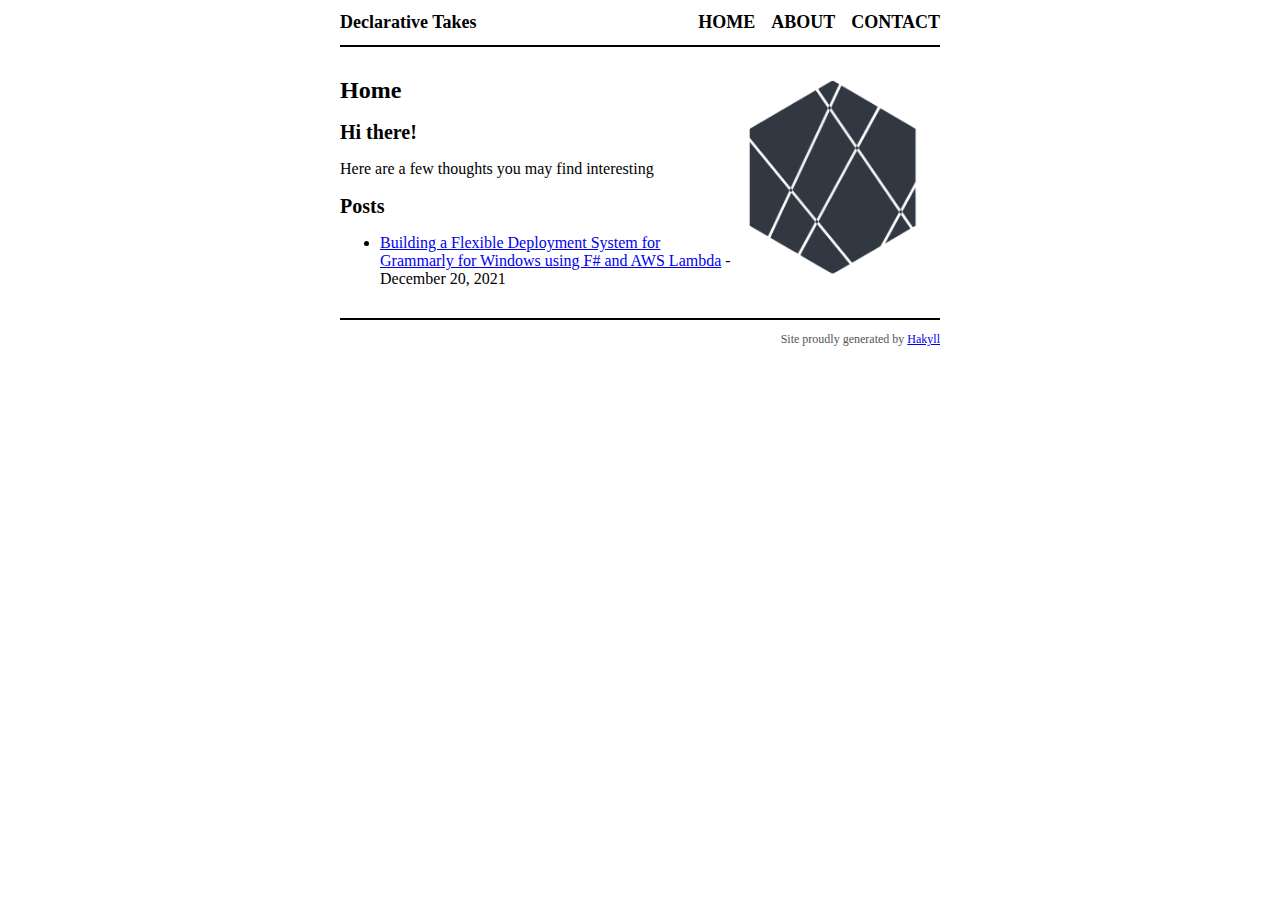
<file: docs/index.html>
<!doctype html>
<html lang="en">
    <head>
        <meta charset="utf-8">
        <meta http-equiv="x-ua-compatible" content="ie=edge">
        <meta name="viewport" content="width=device-width, initial-scale=1">
        <title>Declarative Takes - Home</title>
        <link rel="icon" type="image/x-icon" href="./images/favico.png">
        <link rel="stylesheet" href="./css/default.css" />
    </head>
    <body>
        <header>
            <div class="logo">
                <a href="./">Declarative Takes</a>
            </div>
            <nav>
                <a href="./">Home</a>
                <a href="./about.html">About</a>
                <a href="./contact.html">Contact</a>
            </nav>
        </header>

        <main role="main">
            <h1>Home</h1>
            <img src="./images/logo.png" style="width: 2in; float: right; margin-right: 10px; margin-top: -50px;" />

<h2>Hi there!</h2>

<p>Here are a few thoughts you may find interesting</p>

<h2>Posts</h2>
<ul>
    
        <li>
            <a href="./posts/2021-12-20-grammarly-deployment-system.html">Building a Flexible Deployment System for Grammarly for Windows using F# and AWS Lambda</a> - December 20, 2021
        </li>
    
</ul>


        </main>

        <footer>
            Site proudly generated by
            <a href="http://jaspervdj.be/hakyll">Hakyll</a>
        </footer>
    </body>
</html>
</file>
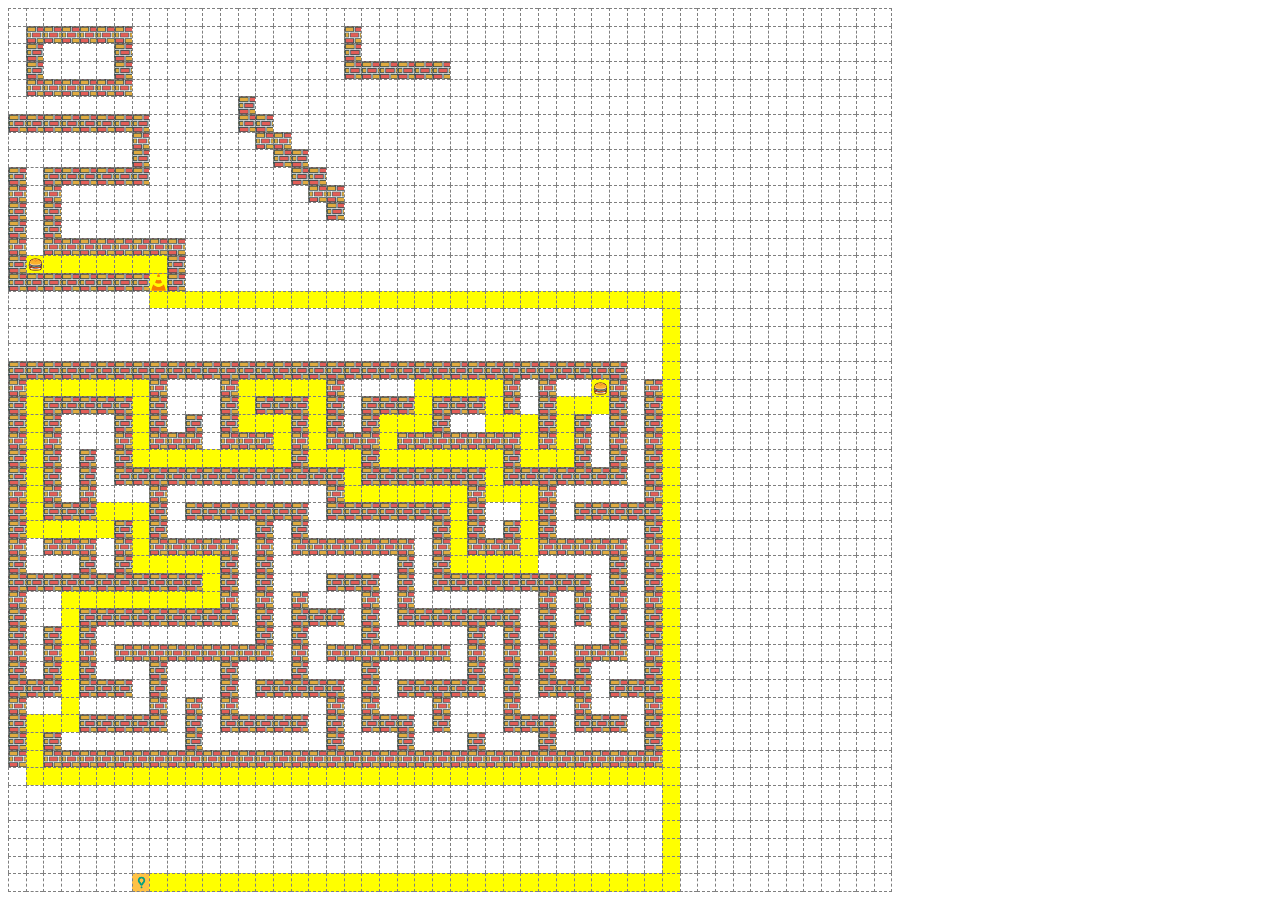
<file: experiments/maze/index.html>
<!doctype html>
<html style="height: 100%">
    <head>
        <title>Courier NAV</title>
        <meta http-equiv='Content-Type' content='text/html; charset=utf-8'>
        <meta name="viewport" content="width=device-width, initial-scale=1">
        <link rel="shortcut icon" href="fable.ico" />
    </head>
    <body style="height: 100%; margin: 0px; padding: 8px; box-sizing: border-box;">
        <div id="elmish-app" class="elmish-app"></div>
        <script src="scripts/bundle.js"></script>
    </body>
</html>
</file>
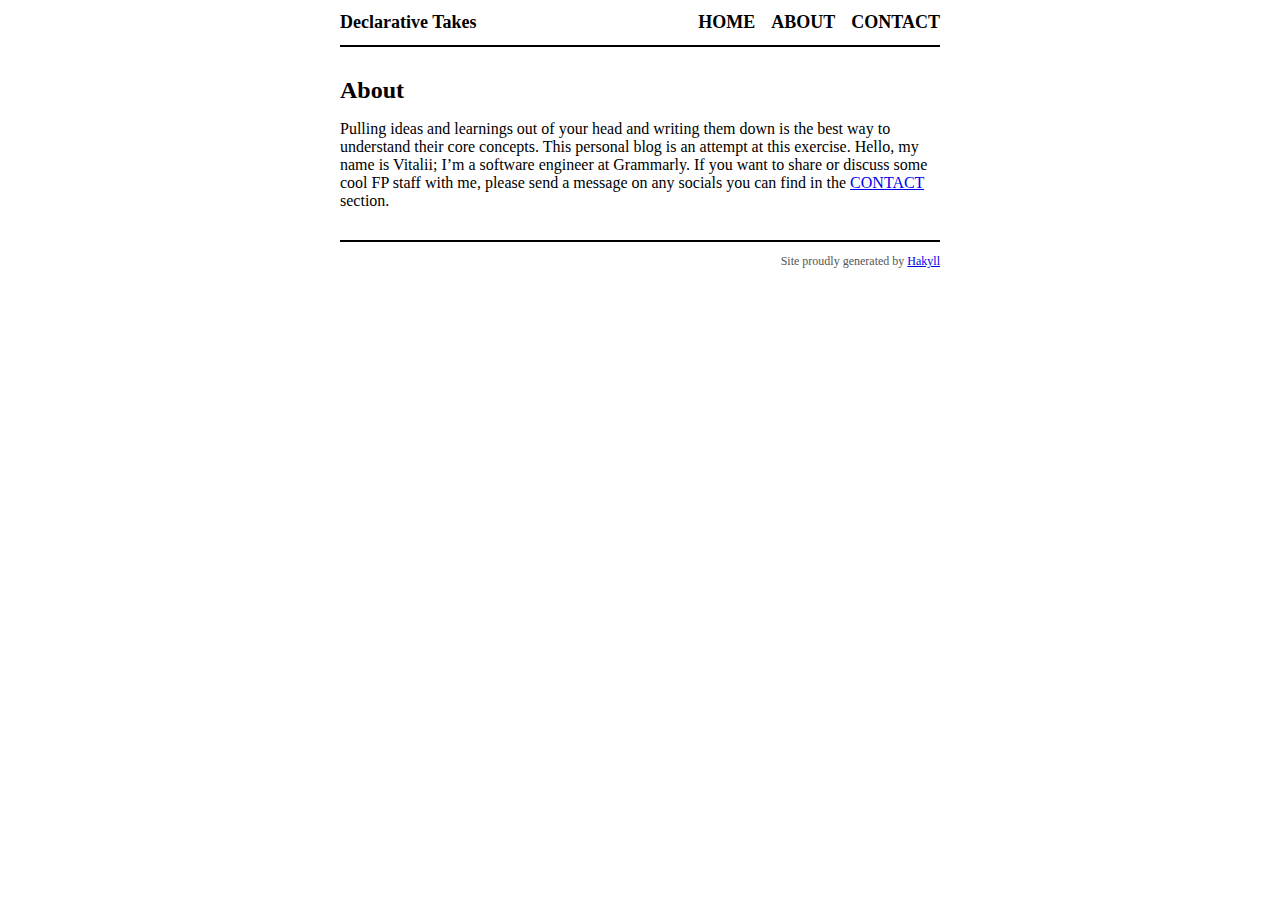
<file: docs/about.html>
<!doctype html>
<html lang="en">
    <head>
        <meta charset="utf-8">
        <meta http-equiv="x-ua-compatible" content="ie=edge">
        <meta name="viewport" content="width=device-width, initial-scale=1">
        <title>Declarative Takes - About</title>
        <link rel="icon" type="image/x-icon" href="./images/favico.png">
        <link rel="stylesheet" href="./css/default.css" />
    </head>
    <body>
        <header>
            <div class="logo">
                <a href="./">Declarative Takes</a>
            </div>
            <nav>
                <a href="./">Home</a>
                <a href="./about.html">About</a>
                <a href="./contact.html">Contact</a>
            </nav>
        </header>

        <main role="main">
            <h1>About</h1>
            <p>Pulling ideas and learnings out of your head and writing them down is the best way to understand their core concepts. This personal blog is an attempt at this exercise. Hello, my name is Vitalii; I’m a software engineer at Grammarly. If you want to share or discuss some cool FP staff with me, please send a message on any socials you can find in the <a href="./contacts.html">CONTACT</a> section.</p>
        </main>

        <footer>
            Site proudly generated by
            <a href="http://jaspervdj.be/hakyll">Hakyll</a>
        </footer>
    </body>
</html>
</file>
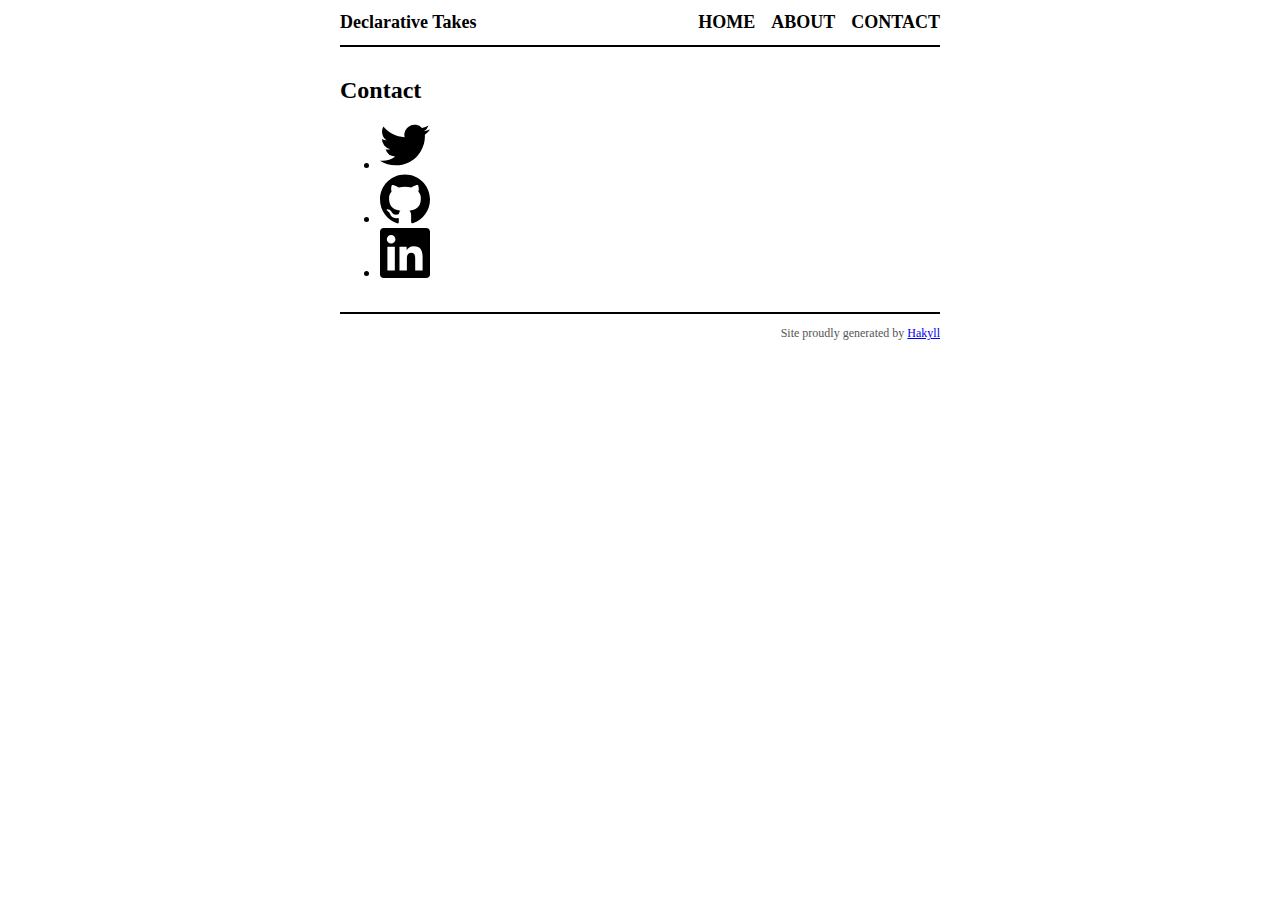
<file: docs/contact.html>
<!doctype html>
<html lang="en">
    <head>
        <meta charset="utf-8">
        <meta http-equiv="x-ua-compatible" content="ie=edge">
        <meta name="viewport" content="width=device-width, initial-scale=1">
        <title>Declarative Takes - Contact</title>
        <link rel="icon" type="image/x-icon" href="./images/favico.png">
        <link rel="stylesheet" href="./css/default.css" />
    </head>
    <body>
        <header>
            <div class="logo">
                <a href="./">Declarative Takes</a>
            </div>
            <nav>
                <a href="./">Home</a>
                <a href="./about.html">About</a>
                <a href="./contact.html">Contact</a>
            </nav>
        </header>

        <main role="main">
            <h1>Contact</h1>
            <ul>
<li>
<a href="https://twitter.com/vbras2" rel="noreferrer noopener" target="_blank" title="Twitter"> <img src="./images/twitter.svg" style="width: 50px" /> </a>
</li>
<li>
<a href="https://github.com/6ruce" rel="noreferrer noopener" target="_blank" title="GitHub"> <img src="./images/github.svg" style="width: 50px" /> </a>
</li>
<li>
<a href="https://www.linkedin.com/in/vitalii-braslavskyi-76739a54" rel="noreferrer noopener" target="_blank" title="LinkedIn"> <img src="./images/linkedin.svg" style="width: 50px" /> </a>
</li>
</ul>
        </main>

        <footer>
            Site proudly generated by
            <a href="http://jaspervdj.be/hakyll">Hakyll</a>
        </footer>
    </body>
</html>
</file>
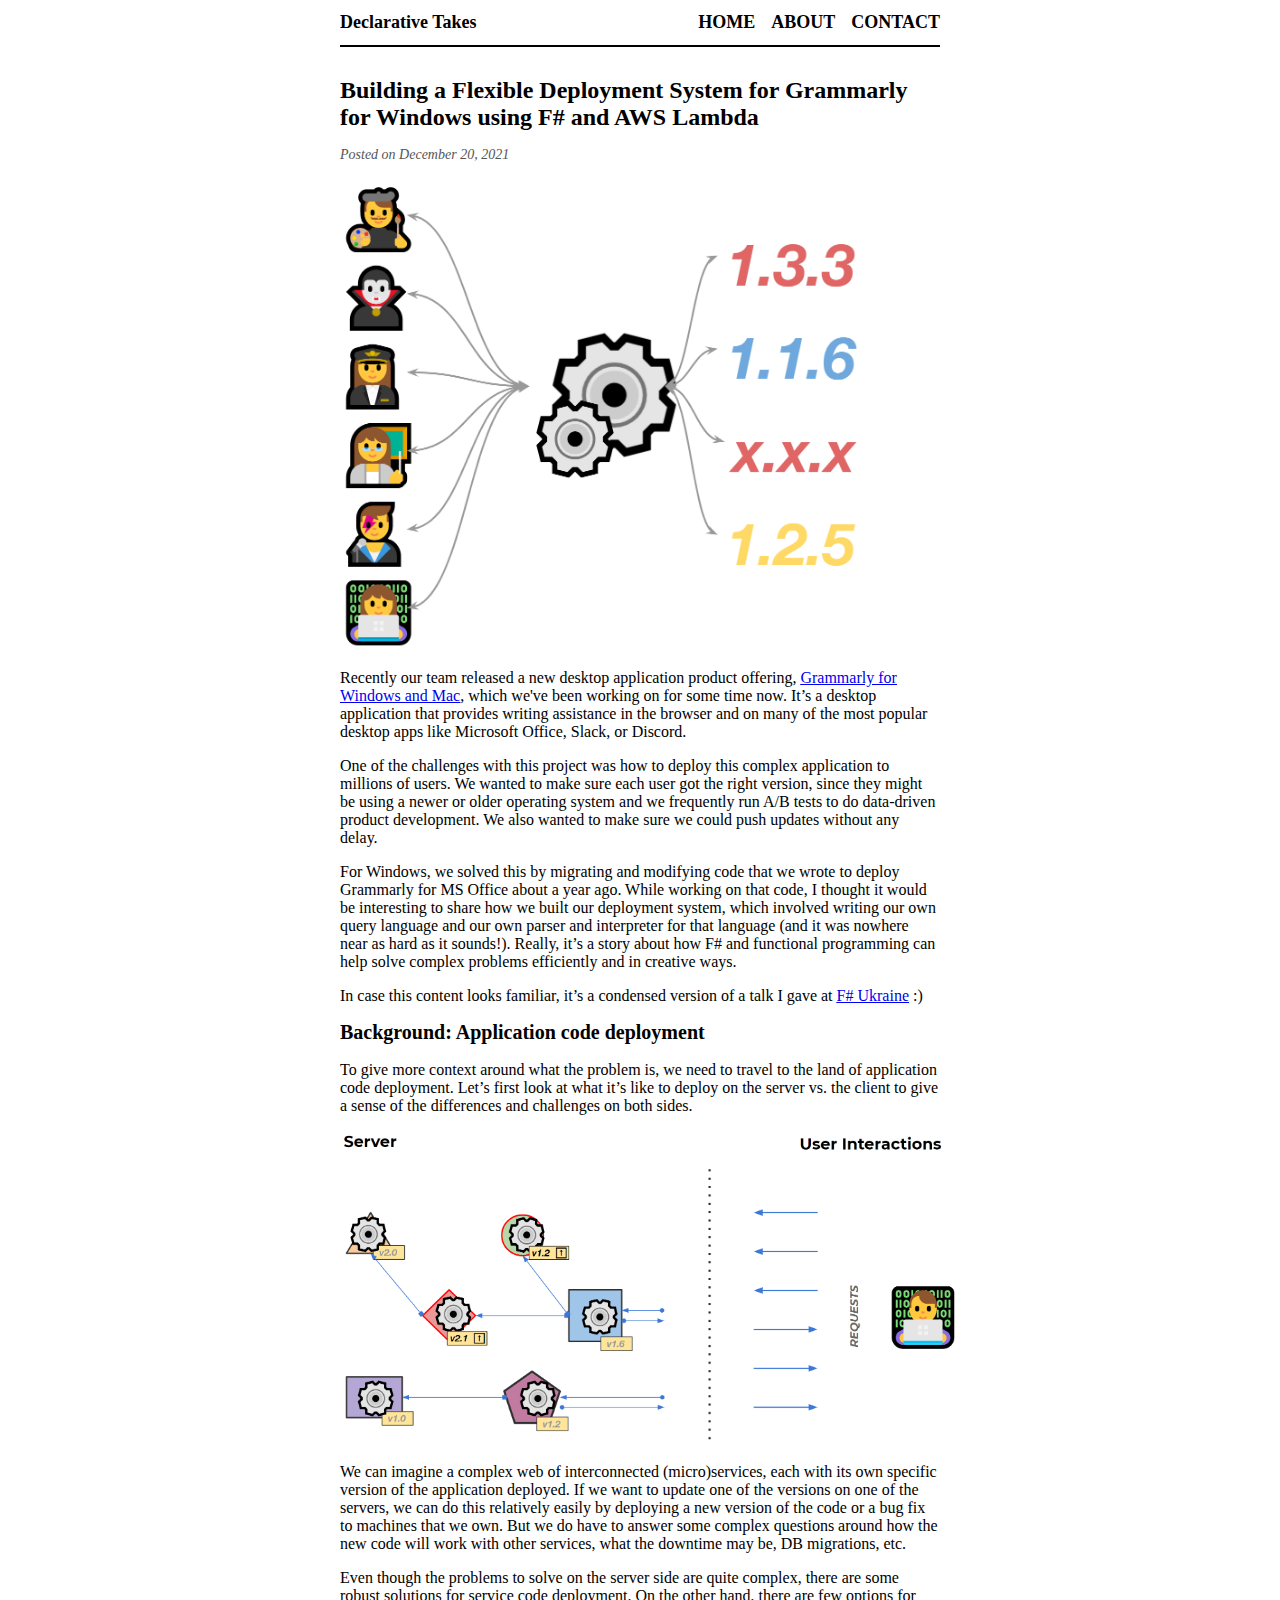
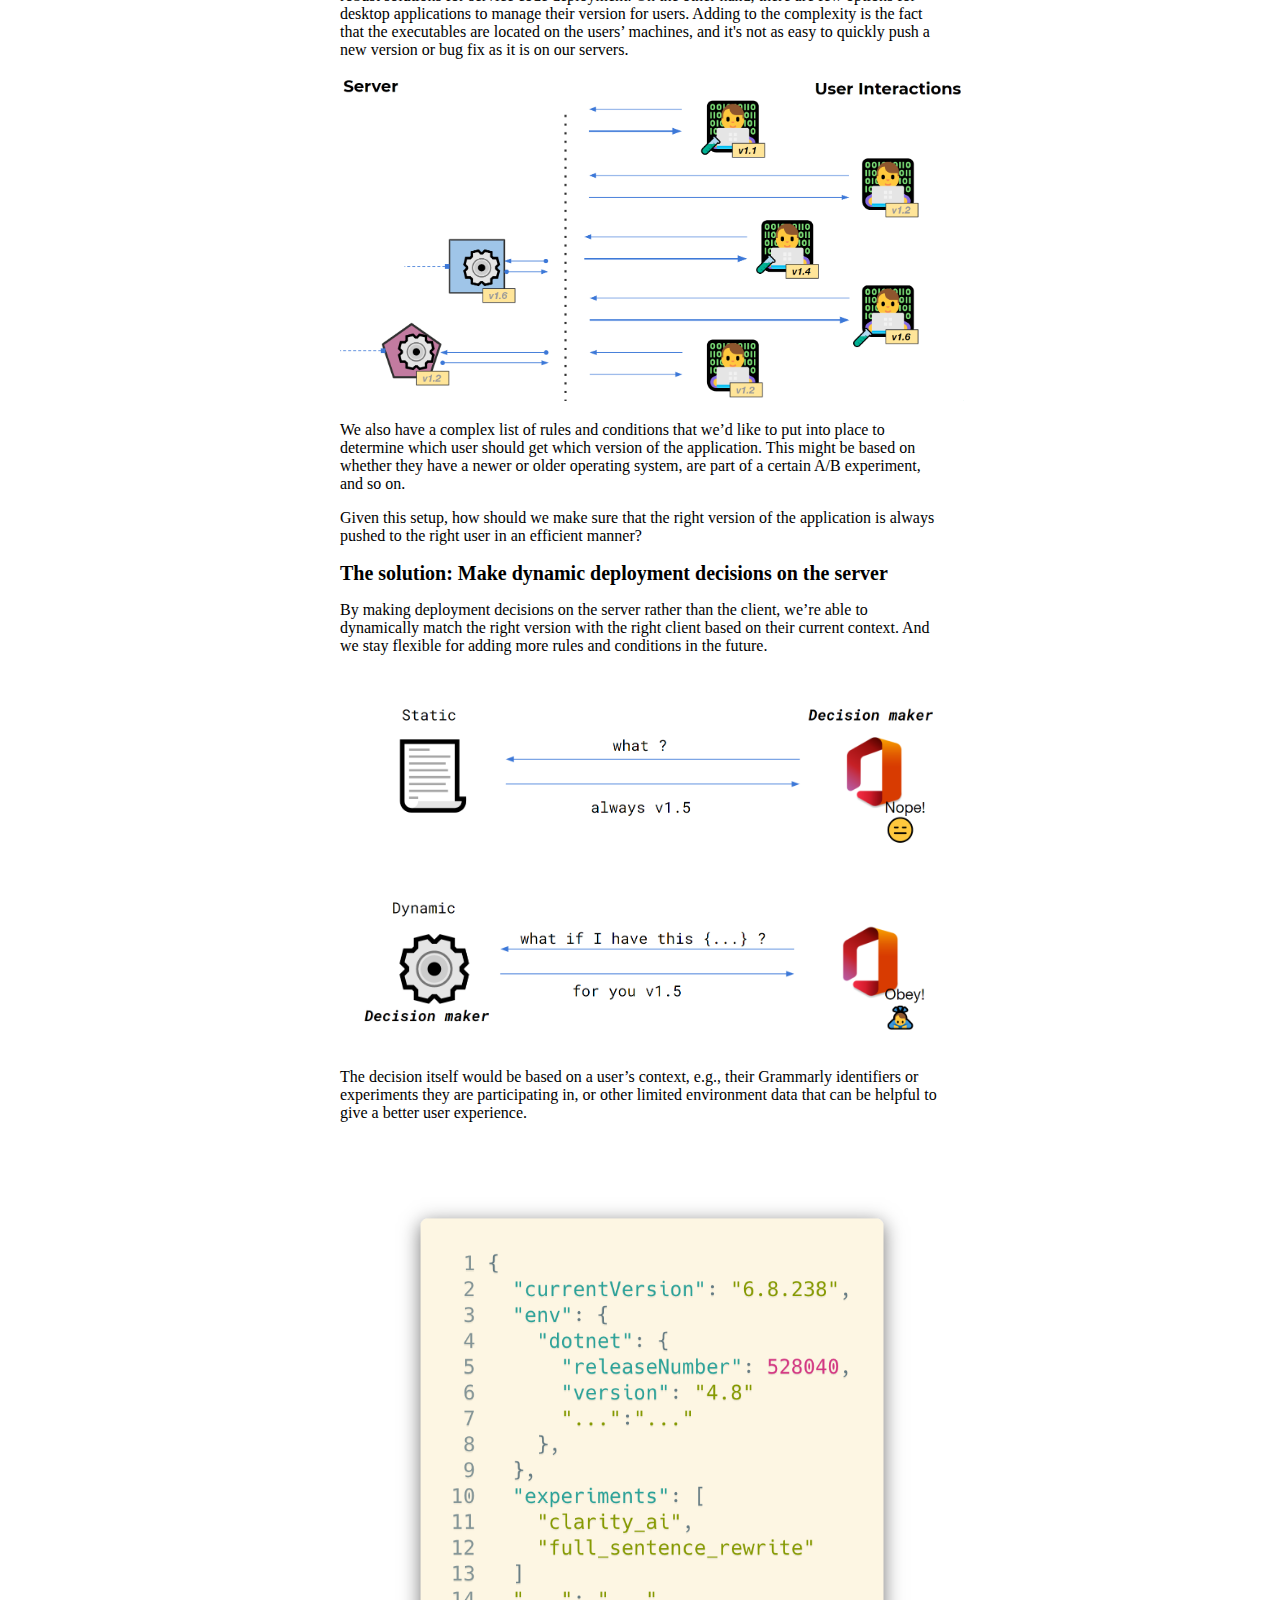
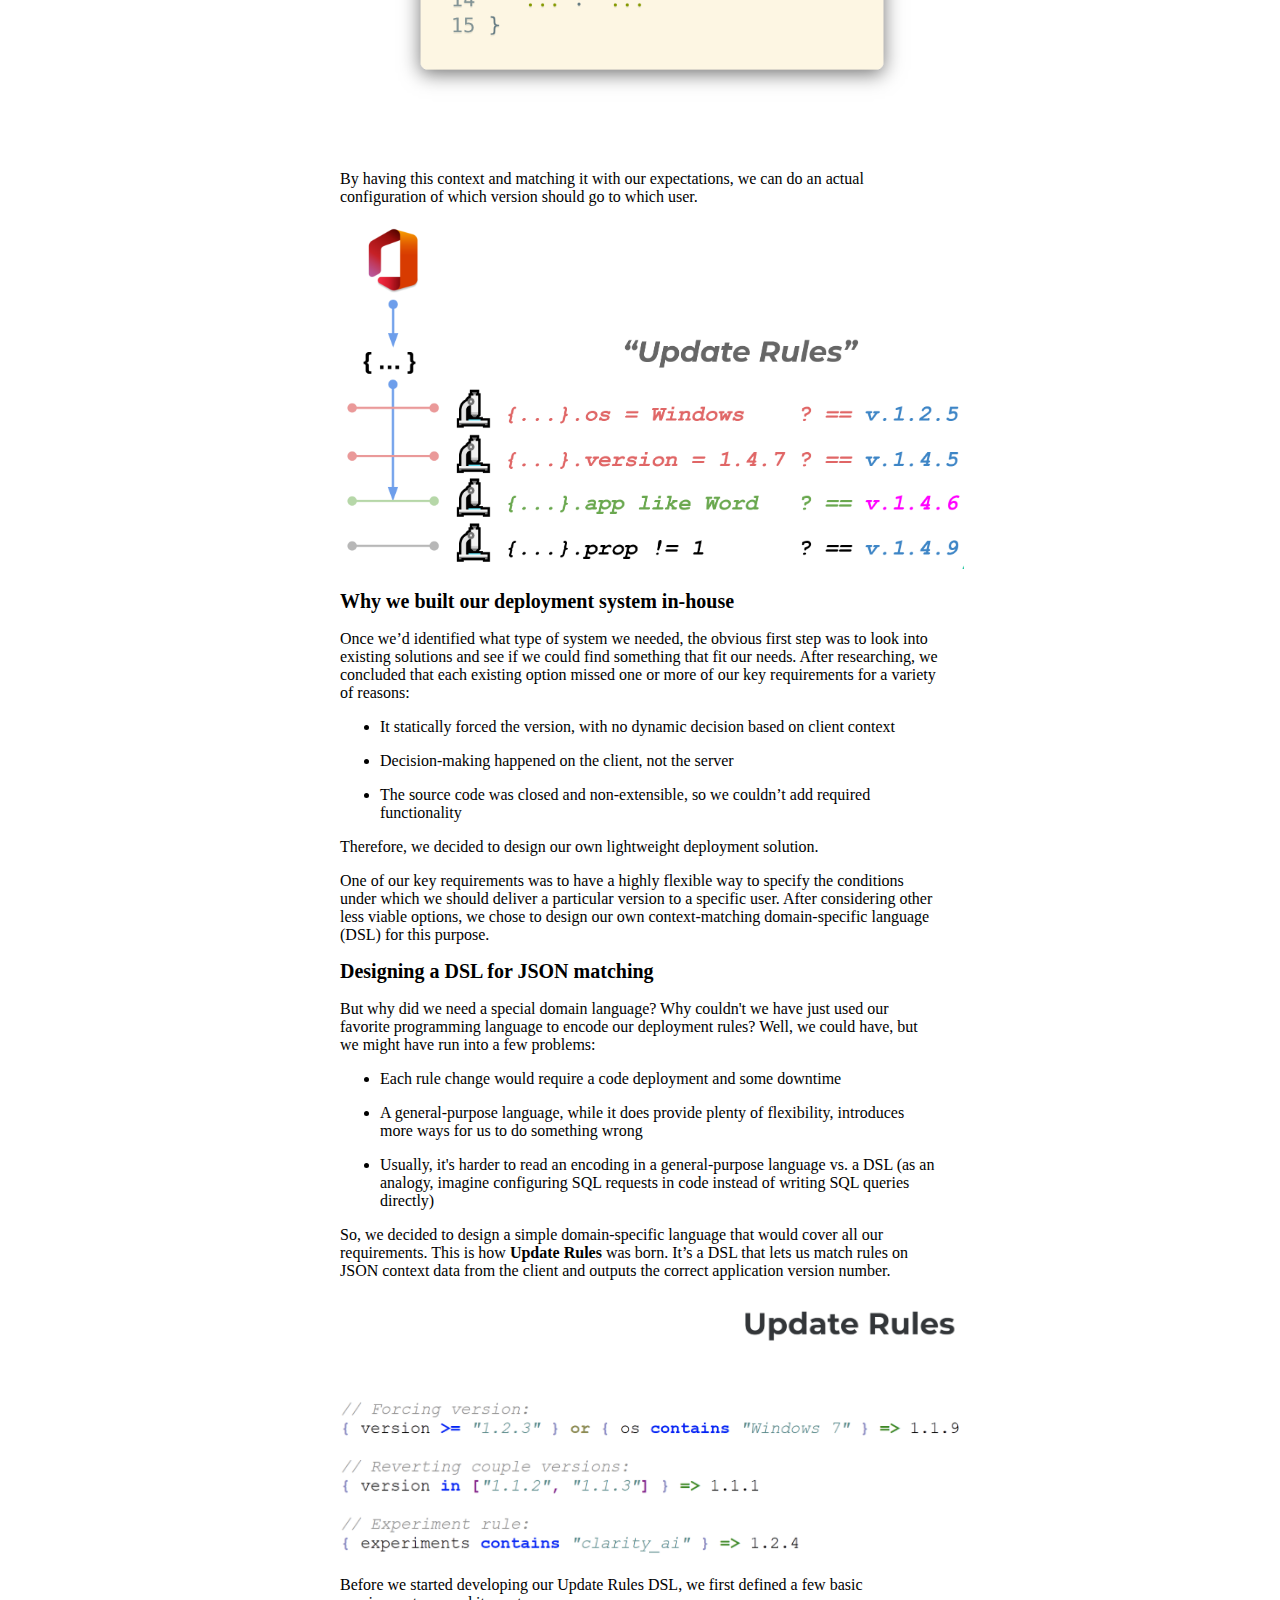
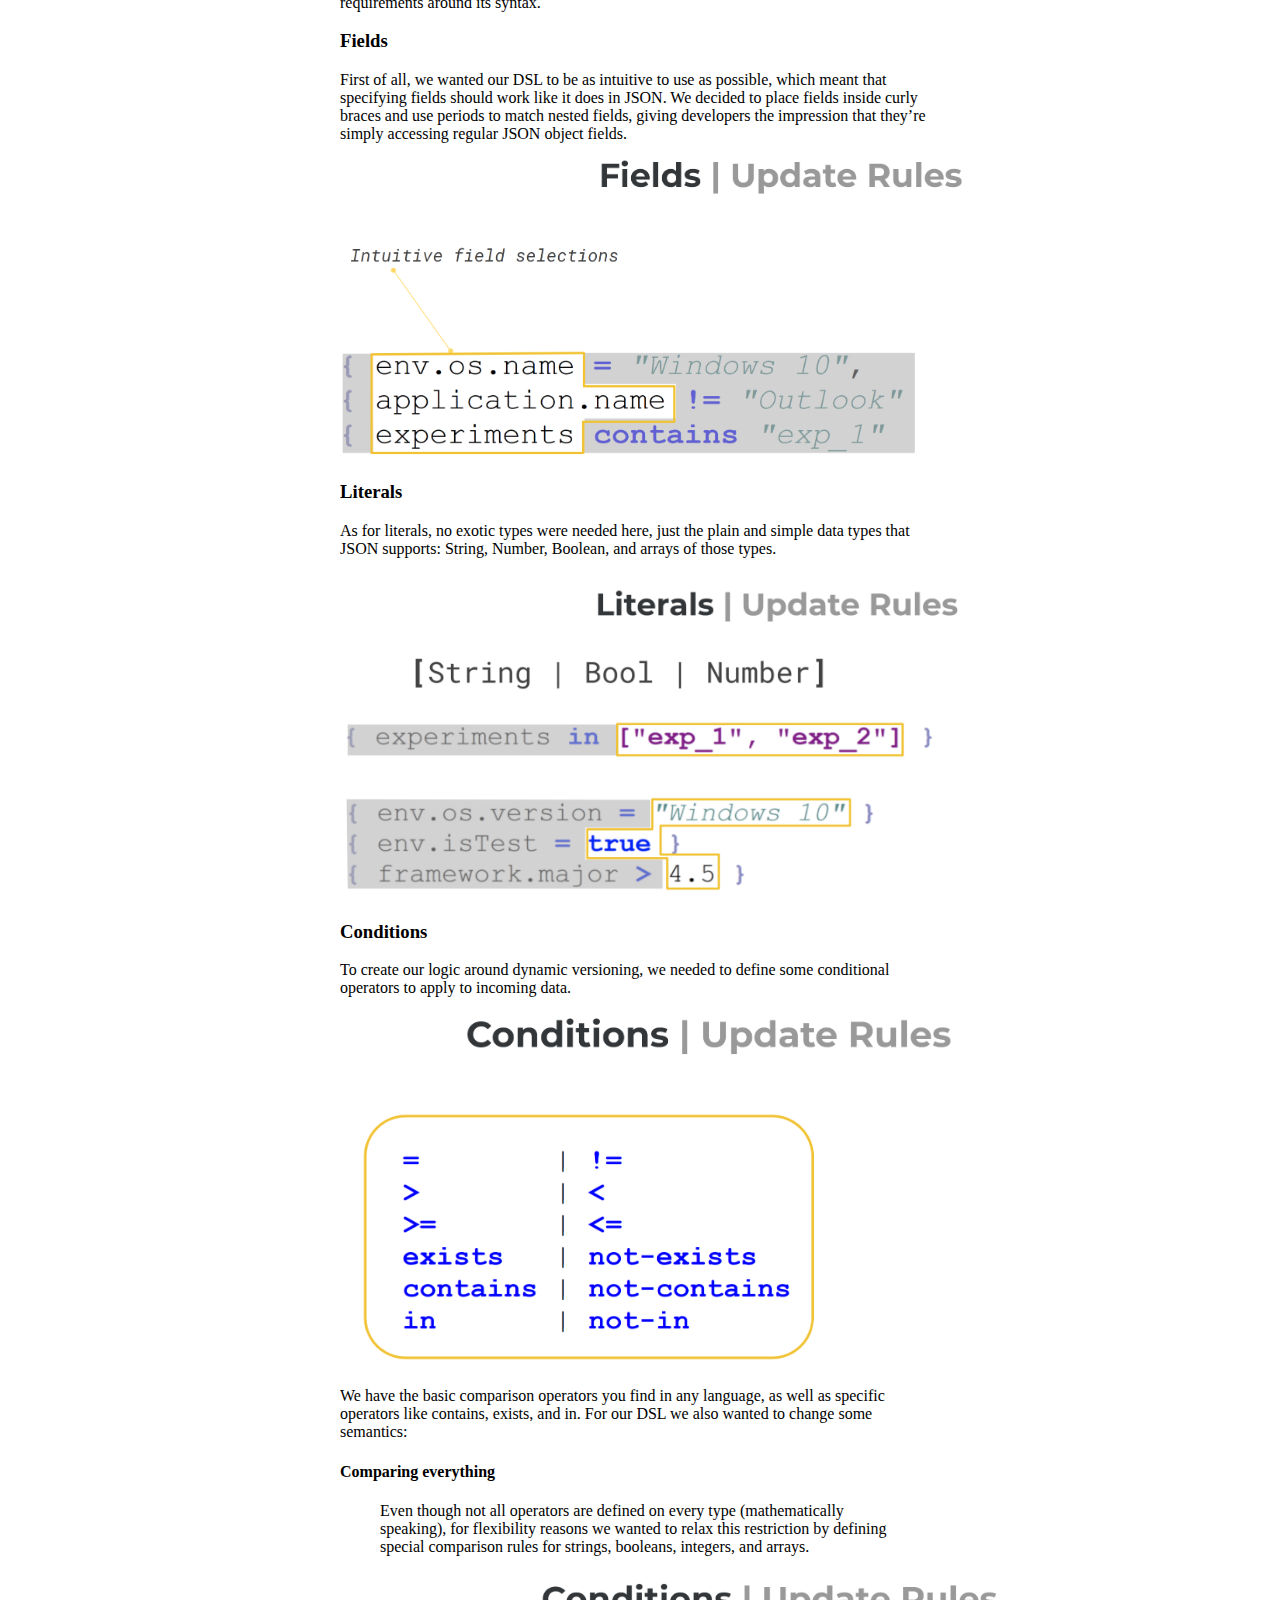
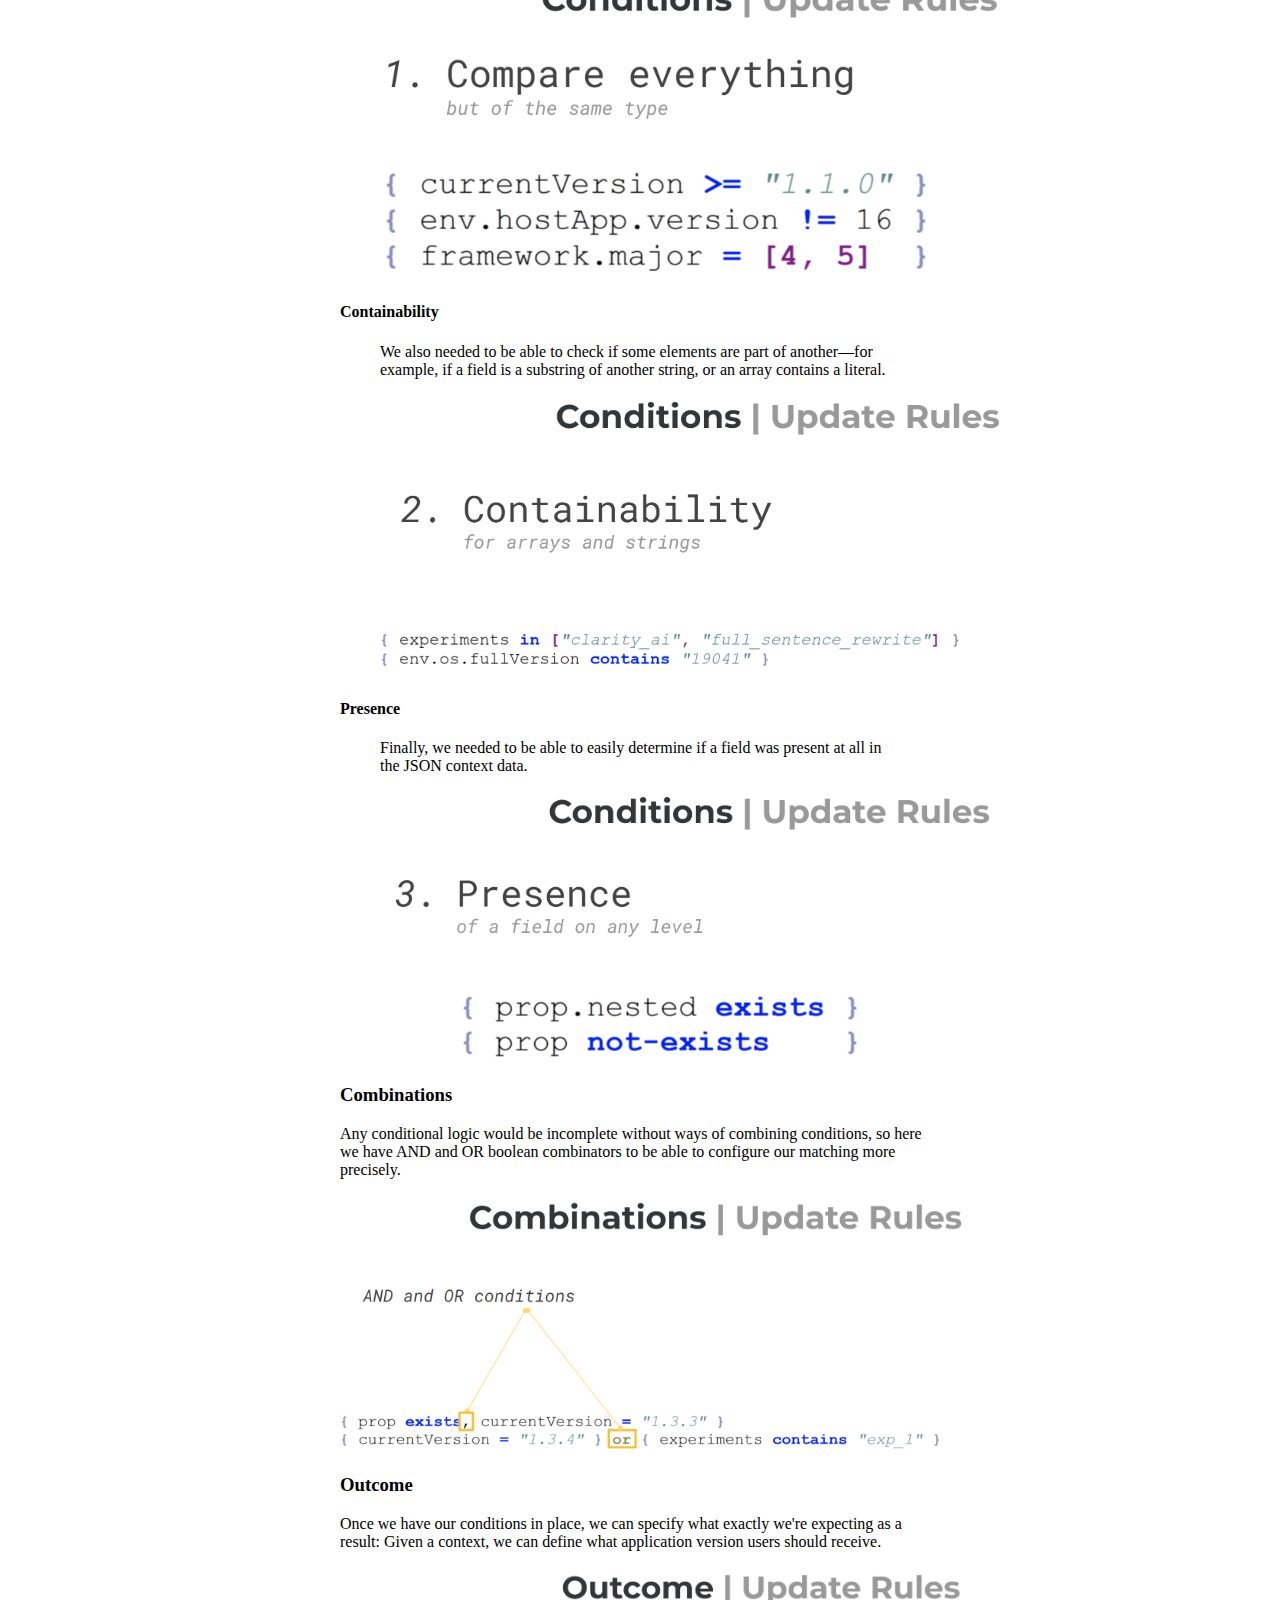
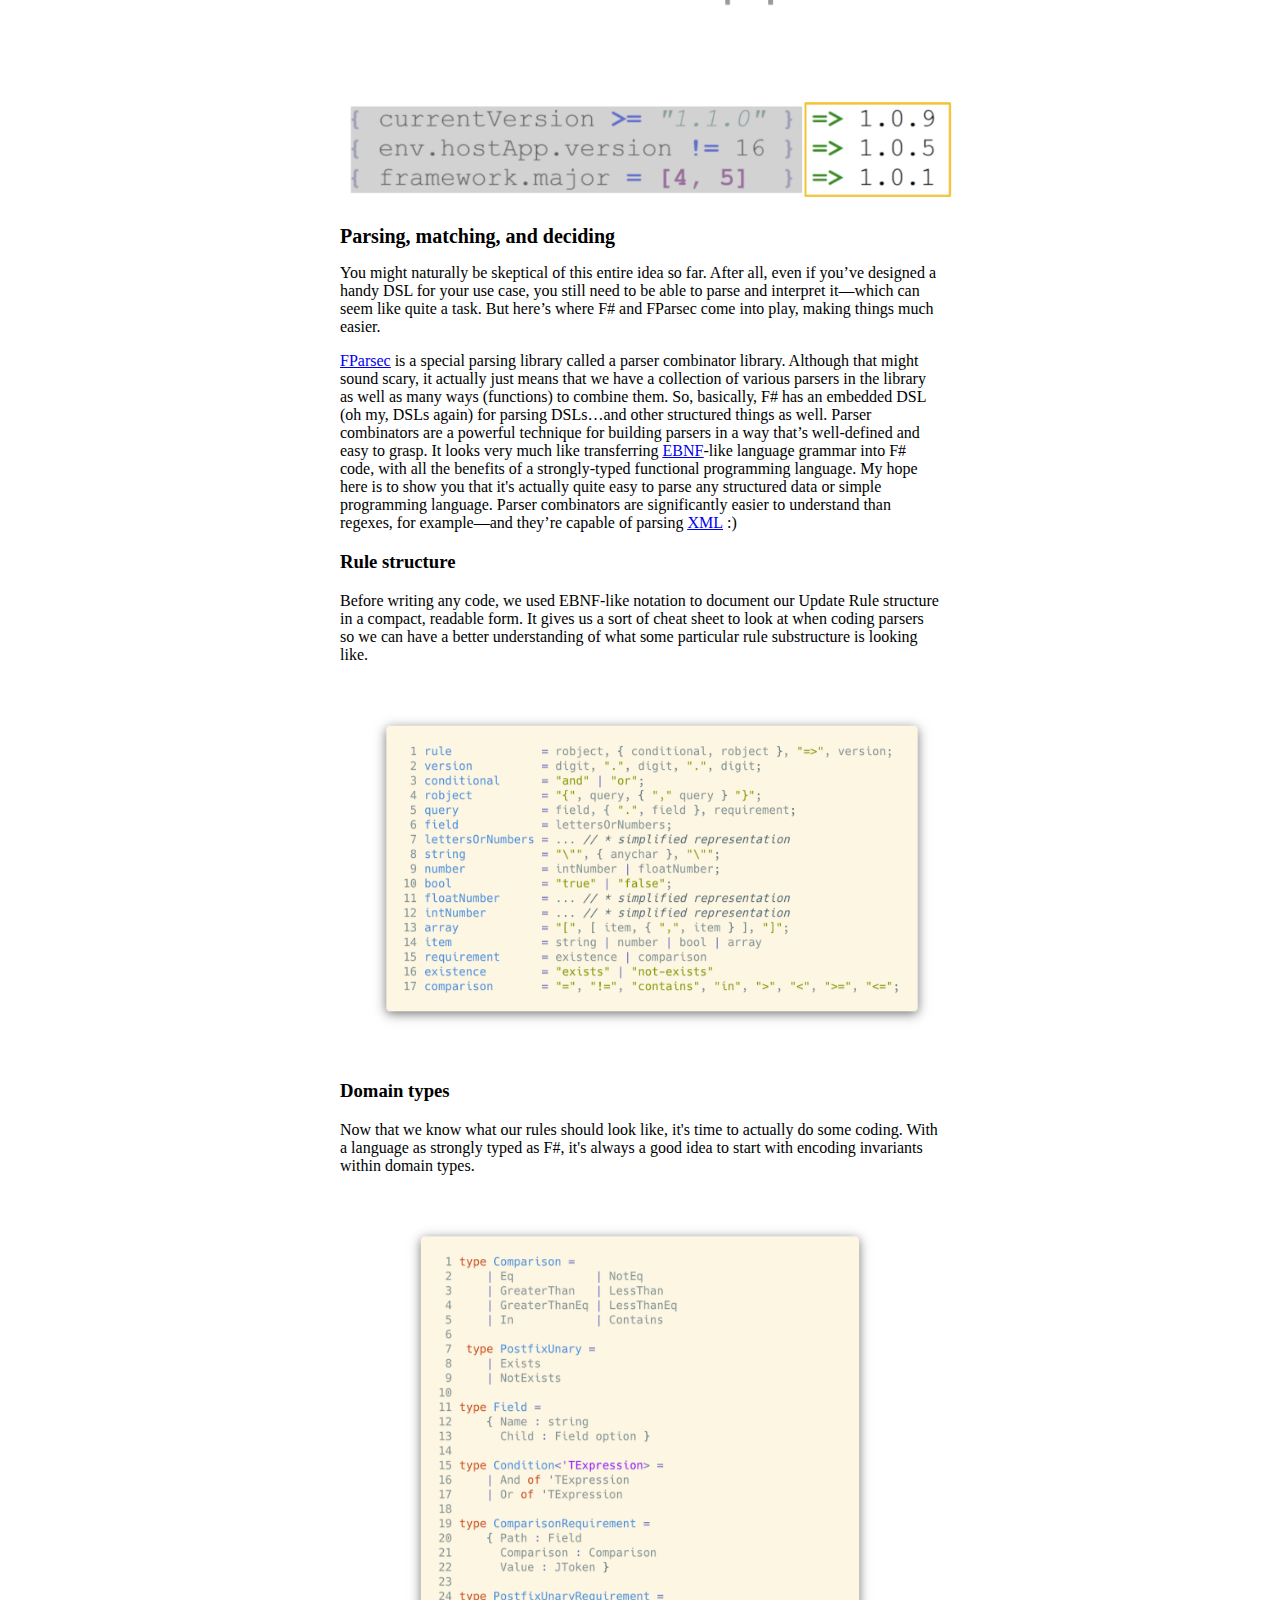
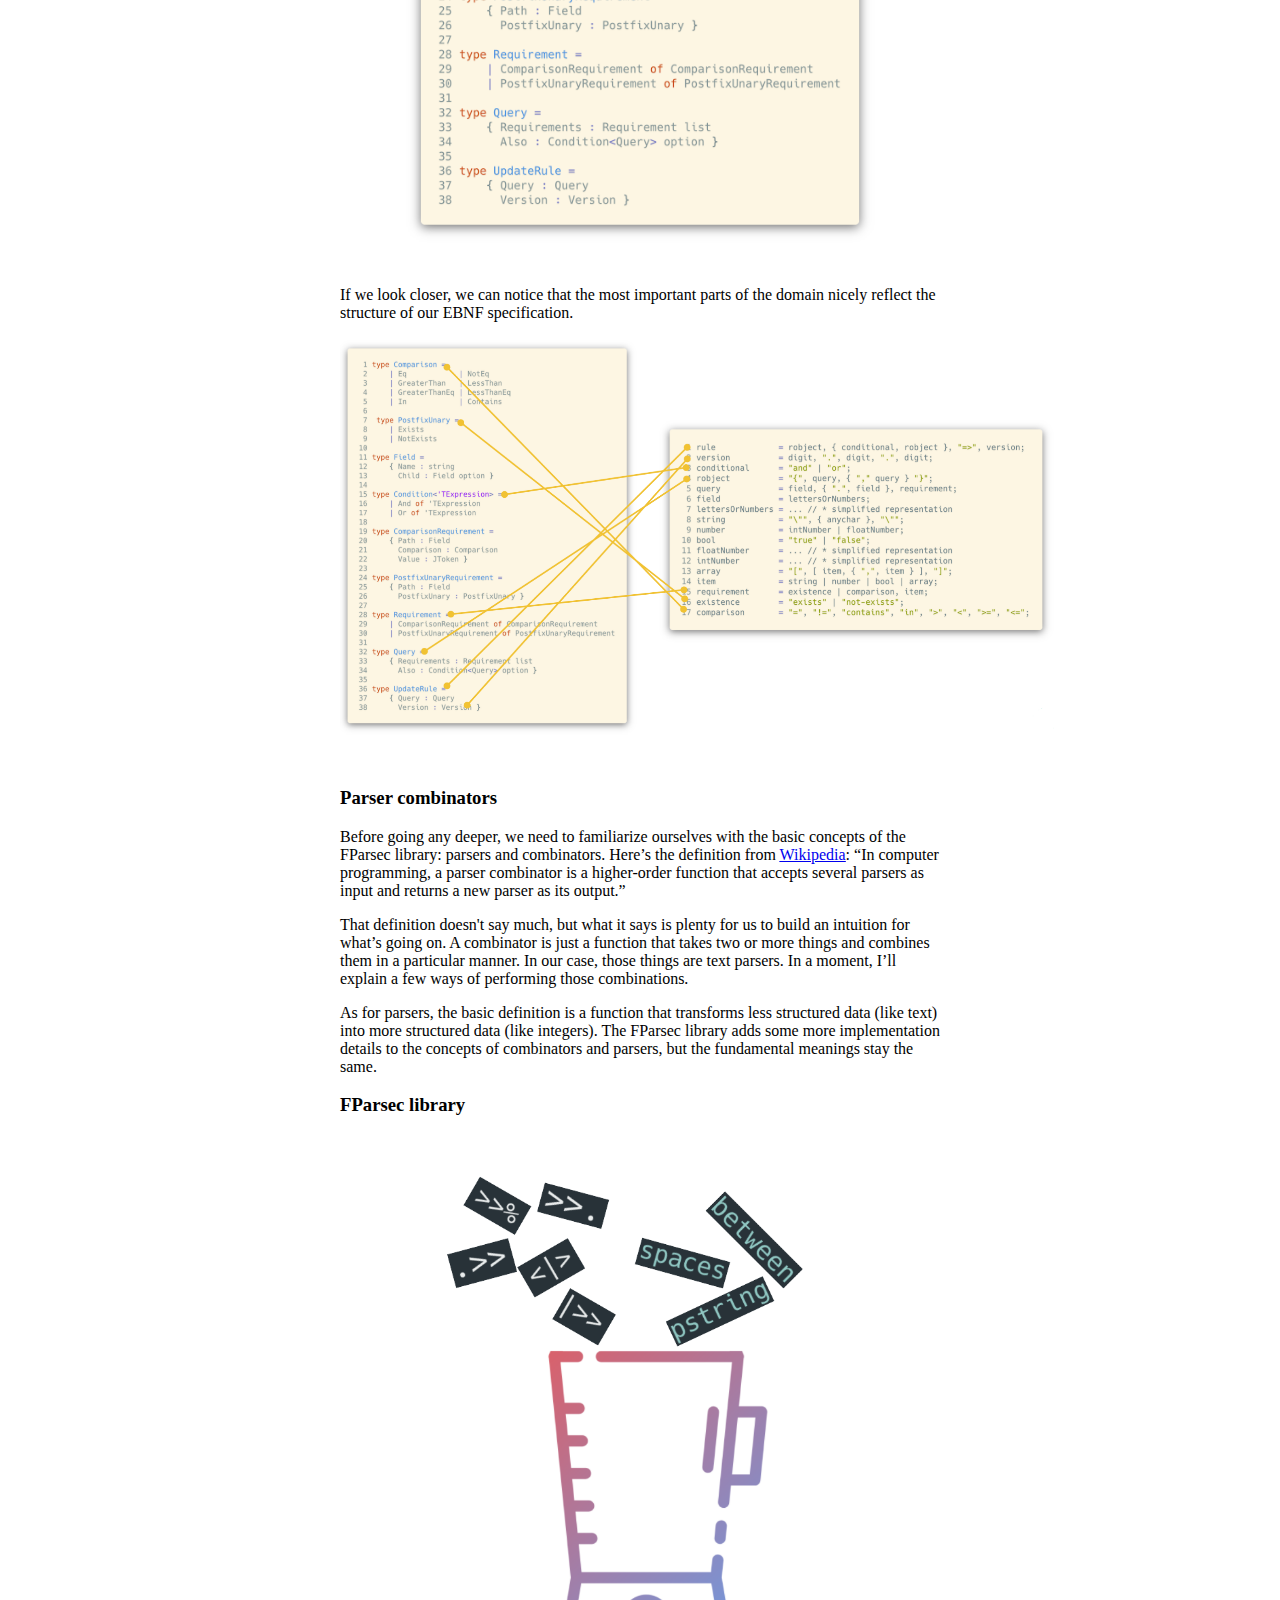
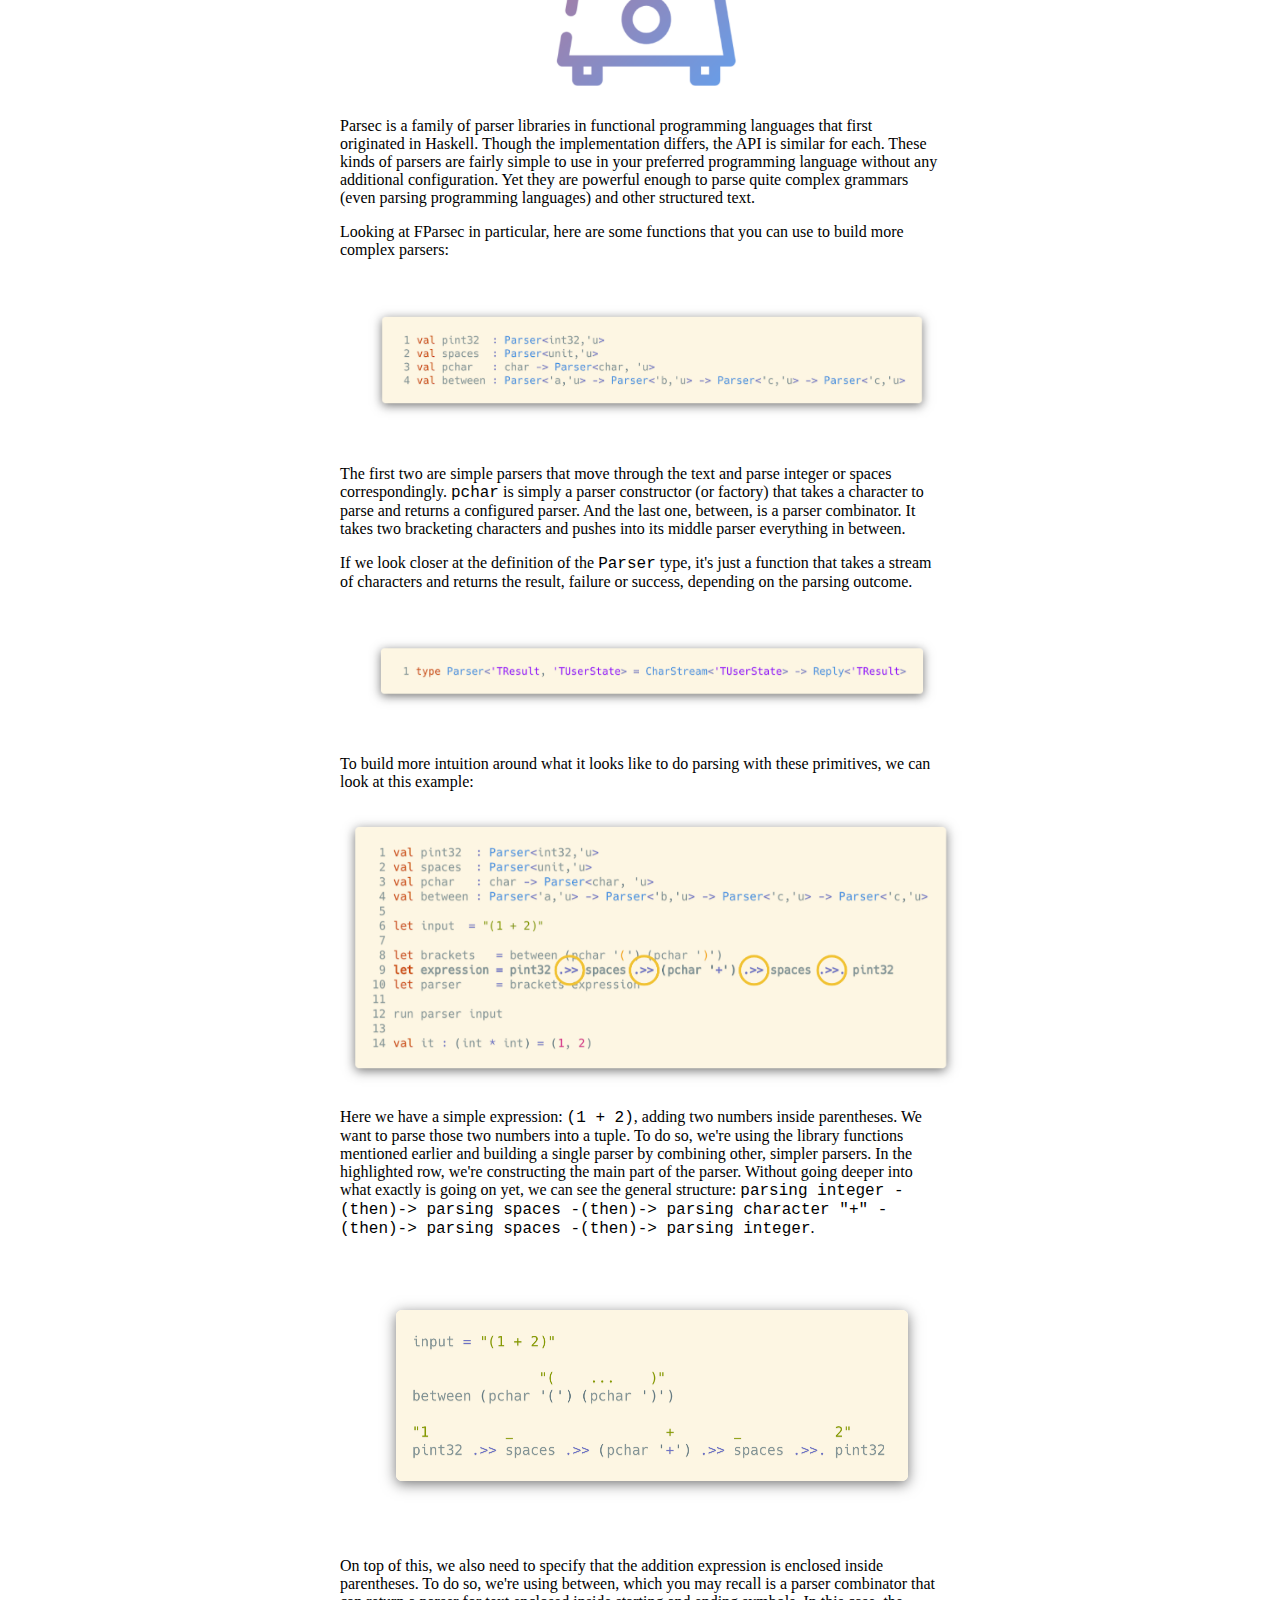
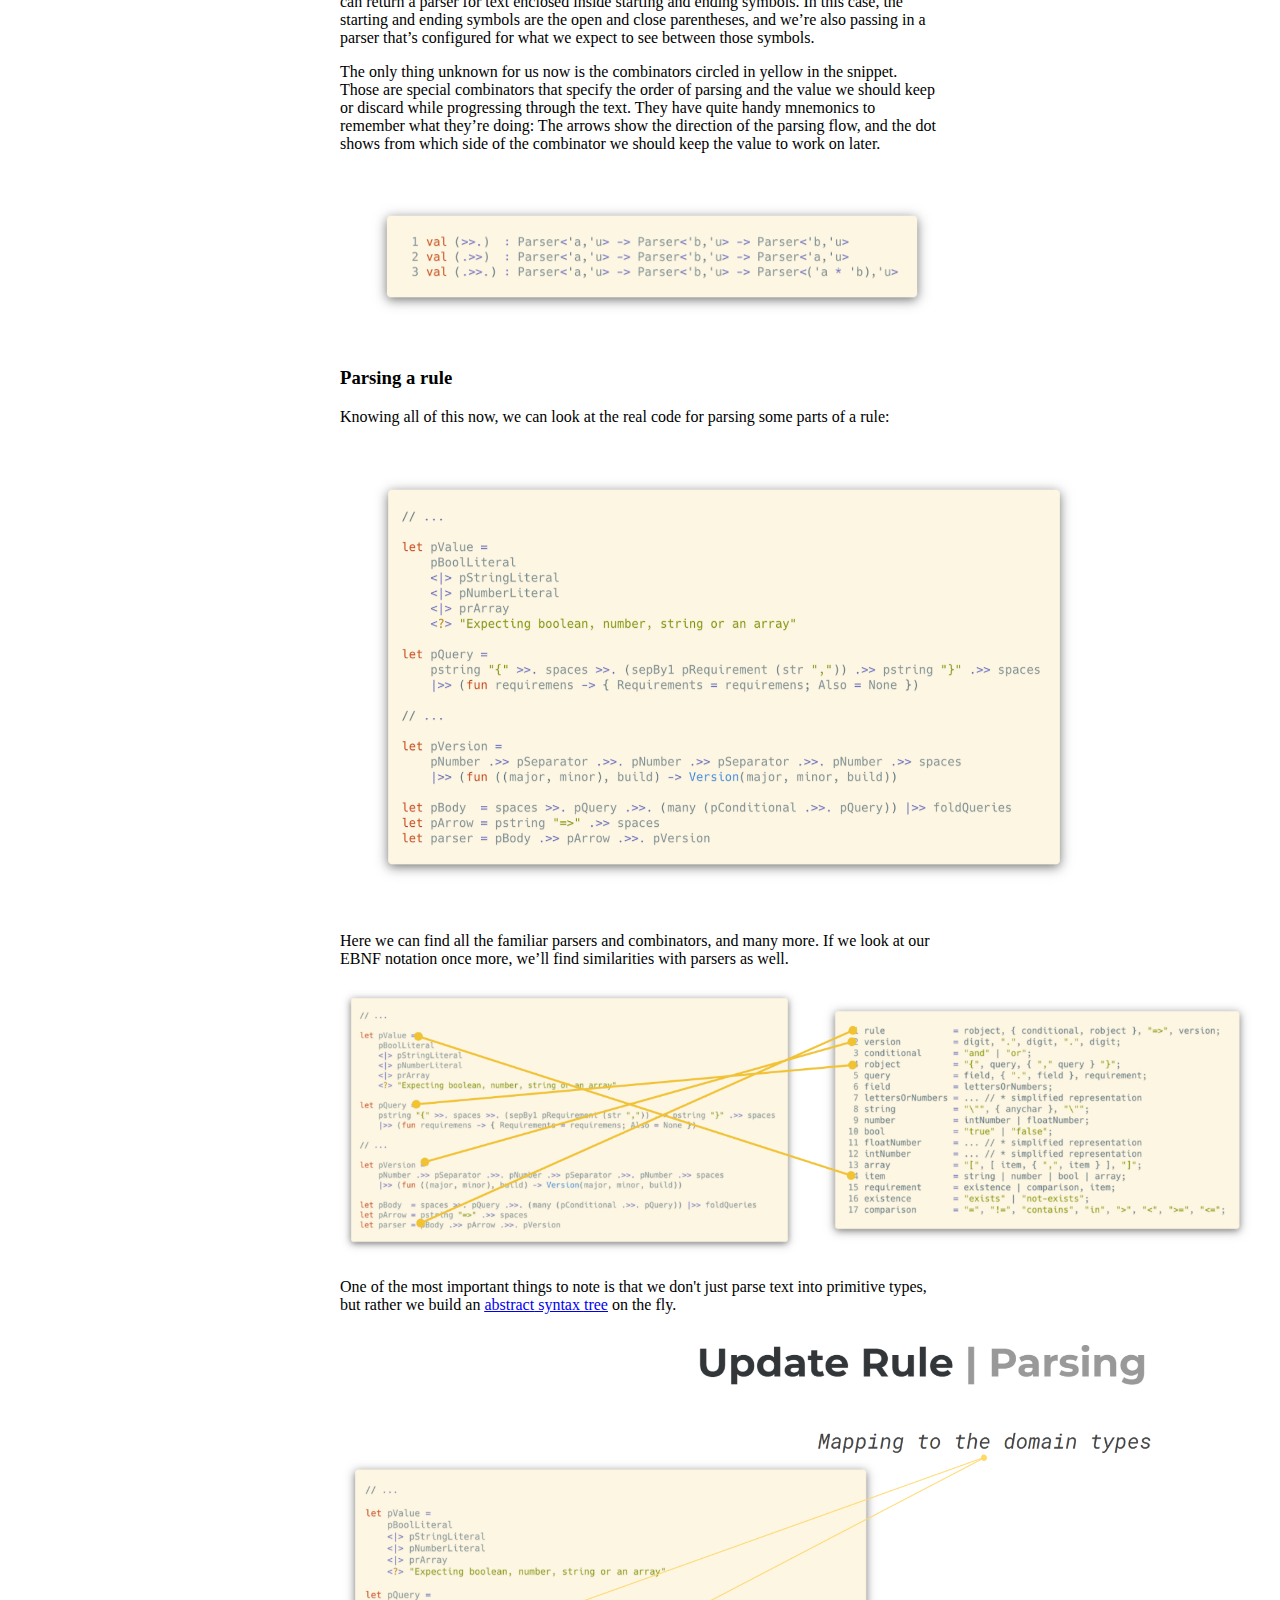
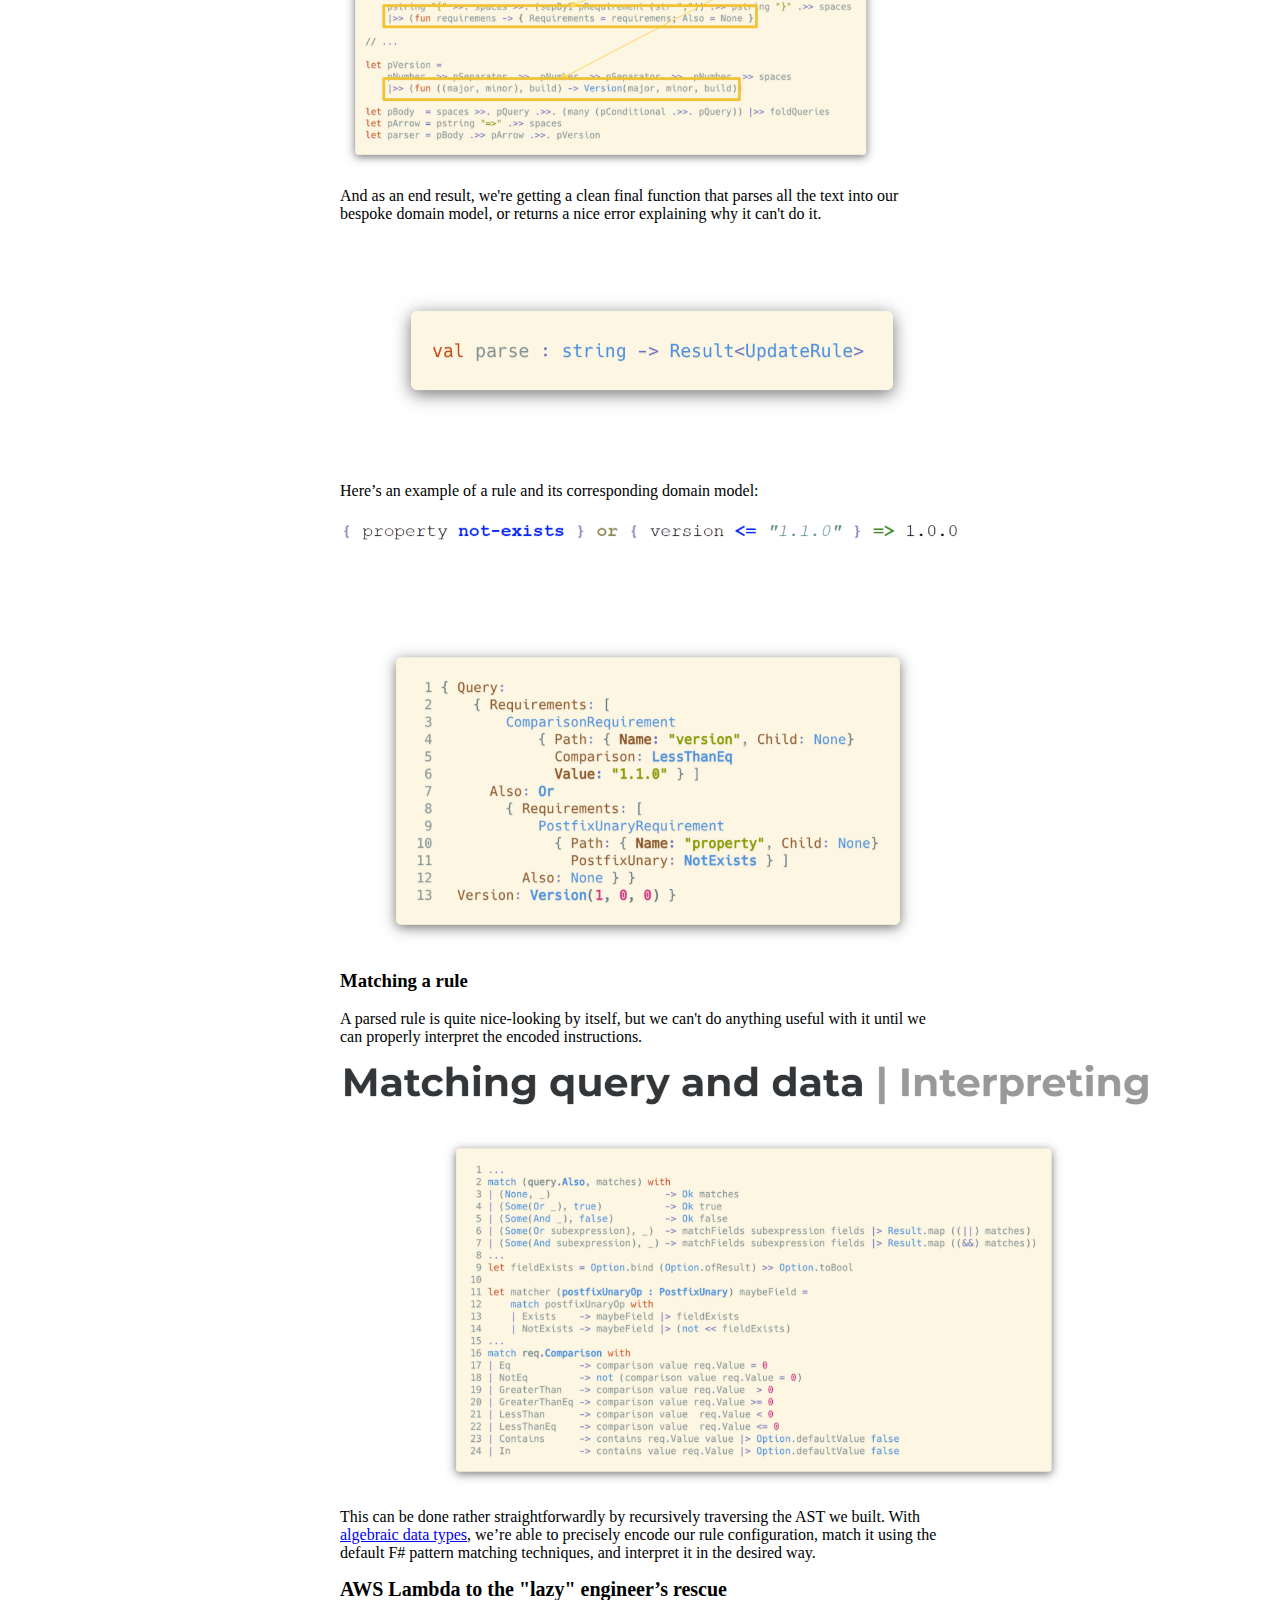
<file: docs/posts/2021-12-20-grammarly-deployment-system.html>
<!doctype html>
<html lang="en">
    <head>
        <meta charset="utf-8">
        <meta http-equiv="x-ua-compatible" content="ie=edge">
        <meta name="viewport" content="width=device-width, initial-scale=1">
        <title>Declarative Takes - Building a Flexible Deployment System for Grammarly for Windows using F# and AWS Lambda</title>
        <link rel="icon" type="image/x-icon" href="../images/favico.png">
        <link rel="stylesheet" href="../css/default.css" />
    </head>
    <body>
        <header>
            <div class="logo">
                <a href="../">Declarative Takes</a>
            </div>
            <nav>
                <a href="../">Home</a>
                <a href="../about.html">About</a>
                <a href="../contact.html">Contact</a>
            </nav>
        </header>

        <main role="main">
            <h1>Building a Flexible Deployment System for Grammarly for Windows using F# and AWS Lambda</h1>
            <article>
    <section class="header">
        Posted on December 20, 2021
        
    </section>
    <section>
        <p><img src="../images/image14.png" style="width:5.5in" /></p>
<p>Recently our team released a new desktop application product offering, <a href="https://www.grammarly.com/blog/introducing-grammarly-for-mac-windows/"><u>Grammarly for Windows and Mac</u></a>, which we've been working on for some time now. It’s a desktop application that provides writing assistance in the browser and on many of the most popular desktop apps like Microsoft Office, Slack, or Discord.</p>
<p>One of the challenges with this project was how to deploy this complex application to millions of users. We wanted to make sure each user got the right version, since they might be using a newer or older operating system and we frequently run A/B tests to do data-driven product development. We also wanted to make sure we could push updates without any delay.</p>
<p>For Windows, we solved this by migrating and modifying code that we wrote to deploy Grammarly for MS Office about a year ago. While working on that code, I thought it would be interesting to share how we built our deployment system, which involved writing our own query language and our own parser and interpreter for that language (and it was nowhere near as hard as it sounds!). Really, it’s a story about how F# and functional programming can help solve complex problems efficiently and in creative ways.</p>
<p>In case this content looks familiar, it’s a condensed version of a talk I gave at <a href="https://fsharp-ukraine.org/2020/vitaly_braslavsky.html"><u>F# Ukraine</u></a> :)</p>
<h2 id="background-application-code-deployment">Background: Application code deployment</h2>
<p>To give more context around what the problem is, we need to travel to the land of application code deployment. Let’s first look at what it’s like to deploy on the server vs. the client to give a sense of the differences and challenges on both sides.</p>
<p><img src="../images/image18.png" style="width:6.5in;height:3.24722in" /></p>
<p>We can imagine a complex web of interconnected (micro)services, each with its own specific version of the application deployed. If we want to update one of the versions on one of the servers, we can do this relatively easily by deploying a new version of the code or a bug fix to machines that we own. But we do have to answer some complex questions around how the new code will work with other services, what the downtime may be, DB migrations, etc.</p>
<p>Even though the problems to solve on the server side are quite complex, there are some robust solutions for service code deployment. On the other hand, there are few options for desktop applications to manage their version for users. Adding to the complexity is the fact that the executables are located on the users’ machines, and it's not as easy to quickly push a new version or bug fix as it is on our servers.</p>
<p><img src="../images/image6.png" style="width:6.5in;height:3.4in" /></p>
<p>We also have a complex list of rules and conditions that we’d like to put into place to determine which user should get which version of the application. This might be based on whether they have a newer or older operating system, are part of a certain A/B experiment, and so on.</p>
<p>Given this setup, how should we make sure that the right version of the application is always pushed to the right user in an efficient manner?</p>
<h2 id="the-solution-make-dynamic-deployment-decisions-on-the-server">The solution: Make dynamic deployment decisions on the server</h2>
<p>By making deployment decisions on the server rather than the client, we’re able to dynamically match the right version with the right client based on their current context. And we stay flexible for adding more rules and conditions in the future.</p>
<p><img src="../images/image7.png" style="width:6.5in;height:3.925in" /></p>
<p>The decision itself would be based on a user’s context, e.g., their Grammarly identifiers or experiments they are participating in, or other limited environment data that can be helpful to give a better user experience.</p>
<p><img src="../images/image25.png" style="width:6.5in;height:6.37986in" /></p>
<p>By having this context and matching it with our expectations, we can do an actual configuration of which version should go to which user.</p>
<p><img src="../images/image16.png" style="width:6.5in;height:3.61458in" /></p>
<h2 id="why-we-built-our-deployment-system-in-house">Why we built our deployment system in-house</h2>
<p>Once we’d identified what type of system we needed, the obvious first step was to look into existing solutions and see if we could find something that fit our needs. After researching, we concluded that each existing option missed one or more of our key requirements for a variety of reasons:</p>
<ul>
<li><p>It statically forced the version, with no dynamic decision based on client context</p></li>
<li><p>Decision-making happened on the client, not the server</p></li>
<li><p>The source code was closed and non-extensible, so we couldn’t add required functionality</p></li>
</ul>
<p>Therefore, we decided to design our own lightweight deployment solution.</p>
<p>One of our key requirements was to have a highly flexible way to specify the conditions under which we should deliver a particular version to a specific user. After considering other less viable options, we chose to design our own context-matching domain-specific language (DSL) for this purpose.</p>
<h2 id="designing-a-dsl-for-json-matching">Designing a DSL for JSON matching</h2>
<p>But why did we need a special domain language? Why couldn't we have just used our favorite programming language to encode our deployment rules? Well, we could have, but we might have run into a few problems:</p>
<ul>
<li><p>Each rule change would require a code deployment and some downtime</p></li>
<li><p>A general-purpose language, while it does provide plenty of flexibility, introduces more ways for us to do something wrong</p></li>
<li><p>Usually, it's harder to read an encoding in a general-purpose language vs. a DSL (as an analogy, imagine configuring SQL requests in code instead of writing SQL queries directly)</p></li>
</ul>
<p>So, we decided to design a simple domain-specific language that would cover all our requirements. This is how <strong>Update Rules</strong> was born. It’s a DSL that lets us match rules on JSON context data from the client and outputs the correct application version number.</p>
<p><img src="../images/image10.png" style="width:6.5in;height:2.70625in" /></p>
<p>Before we started developing our Update Rules DSL, we first defined a few basic requirements around its syntax.</p>
<h3 id="fields">Fields</h3>
<p>First of all, we wanted our DSL to be as intuitive to use as possible, which meant that specifying fields should work like it does in JSON. We decided to place fields inside curly braces and use periods to match nested fields, giving developers the impression that they’re simply accessing regular JSON object fields.</p>
<p><img src="../images/image4.png" style="width:6.5in;height:3.11597in" /></p>
<h3 id="literals">Literals</h3>
<p>As for literals, no exotic types were needed here, just the plain and simple data types that JSON supports: String, Number, Boolean, and arrays of those types.</p>
<p><img src="../images/image17.png" style="width:6.5in;height:3.37708in" /></p>
<h3 id="conditions">Conditions</h3>
<p>To create our logic around dynamic versioning, we needed to define some conditional operators to apply to incoming data.</p>
<p><img src="../images/image22.png" style="width:6.5in;height:3.68889in" /></p>
<p>We have the basic comparison operators you find in any language, as well as specific operators like contains, exists, and in. For our DSL we also wanted to change some semantics:</p>
<h4 id="comparing-everything">Comparing everything</h4>
<blockquote>
<p>Even though not all operators are defined on every type (mathematically speaking), for flexibility reasons we wanted to relax this restriction by defining special comparison rules for strings, booleans, integers, and arrays.</p>
<p><img src="../images/image21.png" style="width:6.5in;height:3.18889in" /></p>
</blockquote>
<h4 id="containability">Containability</h4>
<blockquote>
<p>We also needed to be able to check if some elements are part of another—for example, if a field is a substring of another string, or an array contains a literal.</p>
</blockquote>
<blockquote>
<p><img src="../images/image26.png" style="width:6.5in;height:2.91528in" /></p>
</blockquote>
<h4 id="presence">Presence</h4>
<blockquote>
<p>Finally, we needed to be able to easily determine if a field was present at all in the JSON context data.</p>
<p><img src="../images/image20.png" style="width:6.5in;height:2.81458in" /></p>
</blockquote>
<h3 id="combinations">Combinations</h3>
<p>Any conditional logic would be incomplete without ways of combining conditions, so here we have AND and OR boolean combinators to be able to configure our matching more precisely.</p>
<p><img src="../images/image30.png" style="width:6.5in;height:2.67639in" /></p>
<h3 id="outcome">Outcome</h3>
<p>Once we have our conditions in place, we can specify what exactly we're expecting as a result: Given a context, we can define what application version users should receive.</p>
<p><img src="../images/image28.png" style="width:6.5in;height:2.46875in" /></p>
<h2 id="parsing-matching-and-deciding">Parsing, matching, and deciding</h2>
<p>You might naturally be skeptical of this entire idea so far. After all, even if you’ve designed a handy DSL for your use case, you still need to be able to parse and interpret it—which can seem like quite a task. But here’s where F# and FParsec come into play, making things much easier.</p>
<p><a href="https://www.quanttec.com/fparsec/"><u>FParsec</u></a> is a special parsing library called a parser combinator library. Although that might sound scary, it actually just means that we have a collection of various parsers in the library as well as many ways (functions) to combine them. So, basically, F# has an embedded DSL (oh my, DSLs again) for parsing DSLs…and other structured things as well. Parser combinators are a powerful technique for building parsers in a way that’s well-defined and easy to grasp. It looks very much like transferring <a href="https://en.wikipedia.org/wiki/Extended_Backus%E2%80%93Naur_form"><u>EBNF</u></a>-like language grammar into F# code, with all the benefits of a strongly-typed functional programming language. My hope here is to show you that it's actually quite easy to parse any structured data or simple programming language. Parser combinators are significantly easier to understand than regexes, for example—and they’re capable of parsing <a href="https://stackoverflow.com/questions/1732348/regex-match-open-tags-except-xhtml-self-contained-tags/1732454#1732454"><u>XML</u></a> :)</p>
<h3 id="rule-structure">Rule structure</h3>
<p>Before writing any code, we used EBNF-like notation to document our Update Rule structure in a compact, readable form. It gives us a sort of cheat sheet to look at when coding parsers so we can have a better understanding of what some particular rule substructure is looking like.</p>
<p><img src="../images/image23.png" style="width:6.5in;height:3.93472in" /></p>
<h3 id="domain-types">Domain types</h3>
<p>Now that we know what our rules should look like, it's time to actually do some coding. With a language as strongly typed as F#, it's always a good idea to start with encoding invariants within domain types.</p>
<p><img src="../images/image29.png" class="center-image" style="width:5.5in" /></p>
<p>If we look closer, we can notice that the most important parts of the domain nicely reflect the structure of our EBNF specification.</p>
<p><img src="../images/image31.png" style="width:7.5in" /></p>
<h3 id="parser-combinators">Parser combinators</h3>
<p>Before going any deeper, we need to familiarize ourselves with the basic concepts of the FParsec library: parsers and combinators. Here’s the definition from <a href="https://en.wikipedia.org/wiki/Parser_combinator"><u>Wikipedia</u></a>: “In computer programming, a parser combinator is a higher-order function that accepts several parsers as input and returns a new parser as its output.”</p>
<p>That definition doesn't say much, but what it says is plenty for us to build an intuition for what’s going on. A combinator is just a function that takes two or more things and combines them in a particular manner. In our case, those things are text parsers. In a moment, I’ll explain a few ways of performing those combinations.</p>
<p>As for parsers, the basic definition is a function that transforms less structured data (like text) into more structured data (like integers). The FParsec library adds some more implementation details to the concepts of combinators and parsers, but the fundamental meanings stay the same.</p>
<h3 id="fparsec-library">FParsec library</h3>
<p><img src="../images/image24.png" class="center-image" style="width:4.225in" /></p>
<p>Parsec is a family of parser libraries in functional programming languages that first originated in Haskell. Though the implementation differs, the API is similar for each. These kinds of parsers are fairly simple to use in your preferred programming language without any additional configuration. Yet they are powerful enough to parse quite complex grammars (even parsing programming languages) and other structured text. </p>
<p>Looking at FParsec in particular, here are some functions that you can use to build more complex parsers:</p>
<p><img src="../images/image27.png" style="width:6.5in" /></p>
<p>The first two are simple parsers that move through the text and parse integer or spaces correspondingly. <code>pchar</code> is simply a parser constructor (or factory) that takes a character to parse and returns a configured parser. And the last one, between, is a parser combinator. It takes two bracketing characters and pushes into its middle parser everything in between.</p>
<p>If we look closer at the definition of the <code>Parser</code> type, it's just a function that takes a stream of characters and returns the result, failure or success, depending on the parsing outcome.</p>
<p><img src="../images/image2.png" style="width:6.5in" /></p>
<p>To build more intuition around what it looks like to do parsing with these primitives, we can look at this example:</p>
<p><img src="../images/image1.png" style="width:6.5in" /></p>
<p>Here we have a simple expression: <code>(1 + 2)</code>, adding two numbers inside parentheses. We want to parse those two numbers into a tuple. To do so, we're using the library functions mentioned earlier and building a single parser by combining other, simpler parsers. In the highlighted row, we're constructing the main part of the parser. Without going deeper into what exactly is going on yet, we can see the general structure: <code>parsing integer -(then)-&gt; parsing spaces -(then)-&gt; parsing character "+" -(then)-&gt; parsing spaces -(then)-&gt; parsing integer</code>.</p>
<p><img src="../images/image3.png" style="width:6.5in;height:2.94722in" /></p>
<p>On top of this, we also need to specify that the addition expression is enclosed inside parentheses. To do so, we're using between, which you may recall is a parser combinator that can return a parser for text enclosed inside starting and ending symbols. In this case, the starting and ending symbols are the open and close parentheses, and we’re also passing in a parser that’s configured for what we expect to see between those symbols.</p>
<p>The only thing unknown for us now is the combinators circled in yellow in the snippet. Those are special combinators that specify the order of parsing and the value we should keep or discard while progressing through the text. They have quite handy mnemonics to remember what they’re doing: The arrows show the direction of the parsing flow, and the dot shows from which side of the combinator we should keep the value to work on later.</p>
<p><img src="../images/image8.png" style="width:6.5in;height:1.82986in" /></p>
<h3 id="parsing-a-rule">Parsing a rule</h3>
<p>Knowing all of this now, we can look at the real code for parsing some parts of a rule:</p>
<p><img src="../images/image19.png" style="width:8in" /></p>
<p>Here we can find all the familiar parsers and combinators, and many more. If we look at our EBNF notation once more, we’ll find similarities with parsers as well.</p>
<p><img src="../images/image11.png" style="width:9.5in" /></p>
<p>One of the most important things to note is that we don't just parse text into primitive types, but rather we build an <a href="https://en.wikipedia.org/wiki/Abstract_syntax_tree"><u>abstract</u> <u>syntax</u> <u>tree</u></a> on the fly.</p>
<p><img src="../images/image12.png" style="width:8.5in" /></p>
<p>And as an end result, we're getting a clean final function that parses all the text into our bespoke domain model, or returns a nice error explaining why it can't do it.</p>
<p><img src="../images/image5.png" style="width:6.5in;height:2.32153in" /></p>
<p>Here’s an example of a rule and its corresponding domain model:</p>
<p><img src="../images/image9.png" style="width:6.5in;height:4.49097in" /></p>
<h3 id="matching-a-rule">Matching a rule</h3>
<p>A parsed rule is quite nice-looking by itself, but we can't do anything useful with it until we can properly interpret the encoded instructions.</p>
<p><img src="../images/image15.png" style="width:8.5in" /></p>
<p>This can be done rather straightforwardly by recursively traversing the AST we built. With <a href="https://en.wikipedia.org/wiki/Algebraic_data_type"><u>algebraic</u> <u>data</u> <u>types</u></a>, we’re able to precisely encode our rule configuration, match it using the default F# pattern matching techniques, and interpret it in the desired way.</p>
<h2 id="aws-lambda-to-the-lazy-engineers-rescue">AWS Lambda to the "lazy" engineer’s rescue</h2>
<p>Having implemented everything we discussed, the only thing left is to wrap it all up into a web application and conveniently host it somewhere.</p>
<p>Where do you go when you want to spawn a small server for your small service with no configuration and scalability burdens? Correct, you go to the “stateless,” “serverless” building blocks that each of the major service providers has: <a href="https://aws.amazon.com/lambda/"><u>AWS</u> <u>Lambda</u></a>, <a href="https://azure.microsoft.com/en-us/services/functions/"><u>Azure Functions</u></a>, or <a href="https://cloud.google.com/functions"><u>Google Cloud Functions</u></a>. As we're already running a lot of our services on Amazon, it was quite natural for us to look into AWS Lambda first. And surprisingly, AWS has everything needed for F# functions to run: from the .NET runtime to tooling and scaffolding templates.</p>
<p>The overall solution looked something like this:</p>
<p><img src="../images/image13.png" style="width:7.5in" /></p>
<p>AWS already has F# templates based on the <a href="https://github.com/giraffe-fsharp/Giraffe"><u>Giraffe web framework</u></a> with all the necessary boilerplate for query parameters and other AWS service communication configurations built in. So basically, it was just as simple as bundling up the core matching mechanism and deploying this code as a Lambda service. The nice things about Lambda are:</p>
<ul>
<li><p>It’s easy to configure and deploy code to it</p></li>
<li><p>It has automatic scaling, so there’s no need to worry about your load patterns</p></li>
<li><p>Costs are lower since you're just paying for your current load and work actually performed</p></li>
</ul>
<h2 id="nice-things-about-f-and-functional-programming">Nice things about F# and functional programming</h2>
<p>Having gone deep into the details of writing our DSL, parser, and interpreter, I’d like to wrap up with a few points about F# and functional programming in general.</p>
<ul>
<li><p>If it compiles, it has no bugs. :) Jokes aside, we haven’t found a single production bug since launching this code a year ago.</p></li>
<li><p>It’s great for fast prototyping. The initial prototype was developed during the weekend while just exploring an interesting concept.</p></li>
<li><p>Even though F# might not top any charts of most-used programming languages, it has a quite nice vendor support, as we saw with AWS Lambda scaffolding.</p></li>
<li><p>Functional programming in F# and the rich ecosystem surrounding it opens the door to creative solutions for problems in a reasonable time.</p></li>
</ul>
    </section>
</article>

        </main>

        <footer>
            Site proudly generated by
            <a href="http://jaspervdj.be/hakyll">Hakyll</a>
        </footer>
    </body>
</html>
</file>
<file: docs/css/default.css>
html{font-size:62.5%}body{font-size:1.6rem;color:#000}header{border-bottom:0.2rem solid #000}nav{text-align:right}nav a{font-size:1.8rem;font-weight:bold;color:black;text-decoration:none;text-transform:uppercase}footer{margin-top:3rem;padding:1.2rem 0;border-top:0.2rem solid #000;font-size:1.2rem;color:#555}h1{font-size:2.4rem}h2{font-size:2rem}article .header{font-size:1.4rem;font-style:italic;color:#555}.logo a{font-weight:bold;color:#000;text-decoration:none}@media (max-width:319px){body{width:90%;margin:0;padding:0 5%}header{margin:4.2rem 0}nav{margin:0 auto 3rem;text-align:center}footer{text-align:center}.logo{text-align:center;margin:1rem auto 3rem}.logo a{font-size:2.4rem}nav a{display:block;line-height:1.6}}@media (min-width:320px){body{width:90%;margin:0;padding:0 5%}header{margin:4.2rem 0}nav{margin:0 auto 3rem;text-align:center}footer{text-align:center}.logo{text-align:center;margin:1rem auto 3rem}.logo a{font-size:2.4rem}nav a{display:inline;margin:0 0.6rem}}@media (min-width:640px){body{width:60rem;margin:0 auto;padding:0}header{margin:0 0 3rem;padding:1.2rem 0}nav{margin:0;text-align:right}nav a{margin:0 0 0 1.2rem;display:inline}footer{text-align:right}.logo{margin:0;text-align:left}.logo a{float:left;font-size:1.8rem}}.center-image{display:block;margin-left:auto;margin-right:auto;width:50%}
</file>
